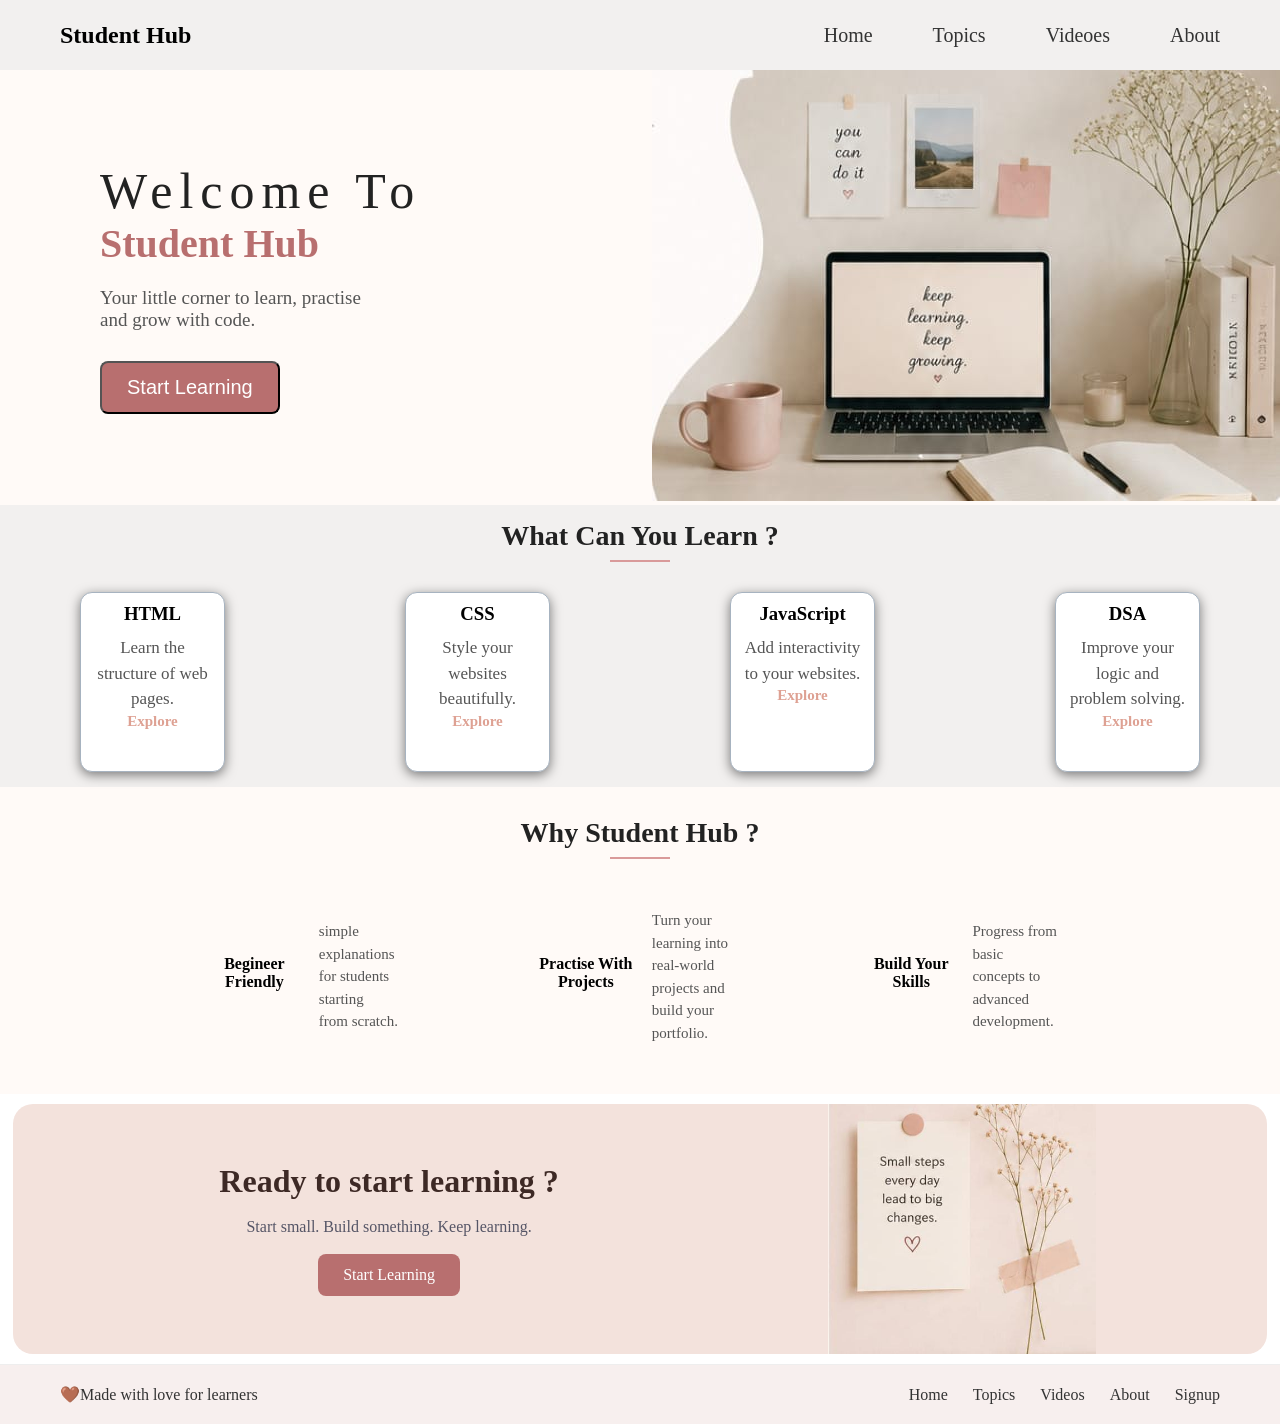
<file: index.html>
<!DOCTYPE html>
<html lang="en">
<head>
    <meta charset="UTF-8">
    <meta name="viewport" content="width=device-width, initial-scale=1.0">
    <title> Welcome to student Hub </title>
    <link rel="stylesheet" href="index.css">
</head>
<body>

    <!--NAVBAR-->
    <header>
        <nav class="navbar">
            <h2 class="logo">Student Hub</h2>
           
            <ul class="nav-links">
                <li><a href="#">Home</a></li>
                <li><a href="#">Topics</a></li>
                <li><a href="videoes.html">Videoes</a></li>
                <li><a href="signup.html">About</a></li>
            </ul>
        </nav>
    </header>

    <!--HERO SECTION-->
    <main>
      <section class="hero">
        <div class="hero-content">
            <p class="small-heading">Welcome To</p>
            <h1>
                Student Hub
            </h1>
            <p class="hero-description">
                Your little corner to learn, practise <br>
                and grow with code.
            </p>
            <button type="button" class="hero-button">Start Learning</button>
        </div>

        <div class="hero-image">
            <img src="hero image.jpeg" alt="students studying and coding">
        </div>
        </section>

        <!--What can you learn section-->

 <section class="learning-section">

            <h2>What Can You Learn ?</h2>

     <div class="learning-cards">

                <div class="learning-card">
                <h3>HTML</h3>
                <p>Learn the structure of web pages.</p>
                <a href="#">Explore</a>
                </div>

                <div class="learning-card">
                <h3>CSS</h3>
                <p>Style your websites beautifully.</p>
                <a href="#">Explore</a>
                </div>

                <div class="learning-card">
                <h3>JavaScript</h3>
                <p>Add interactivity to your websites.</p>
                <a href="#">Explore</a>
                </div>

                <div class="learning-card">
                <h3>DSA</h3>
                <p>Improve your logic and problem solving.</p>
                <a href="#">Explore</a>
                </div>

     </div>
 </section>

          <!--WHY STUDENT HUB SECTION-->
<section class="why-section">

            <h2>Why Student Hub ?</h2>

    <div class="why-cards">

                <div class="why-card">
                    <h3>Begineer Friendly</h3>
                    <p>simple explanations <br>for students starting <br> from scratch.</p>
                </div>
                
                <div class="why-card">
                    <h3>Practise With Projects</h3>
                    <p>Turn your learning into <br> real-world projects and <br> build your portfolio.</p>
                </div>

                <div class="why-card">
                    <h3>Build Your Skills</h3>
                    <p>Progress from basic <br> concepts to advanced <br> development.</p>
                </div>
    </div>
</section>

      <!--CALL TO ACTION-->
    <section class="cta-section">

        <div class="cta-content">
            <h2>Ready to start learning ?</h2>
            <p>Start small. Build something. Keep learning.</p>

            <a href="signup.html" class="cta-button">
                Start Learning
            </a>
       </div>

       <div class="cta-images">
            <img src="image1.jpeg"alt="flowers">
       </div>
       
    </section>

</main>

<!--FOOTER-->
<footer class="footer">
    
    <p> 🤎Made with love for learners </p>

    <div class="footer-links">
        
        <a href="#">Home</a>
        <a href="#">Topics</a>
        <a href="#">Videos</a>
        <a href="#">About</a>
        <a href="#">Signup</a>
        
    </div>

</footer>
    


</html>
</file>
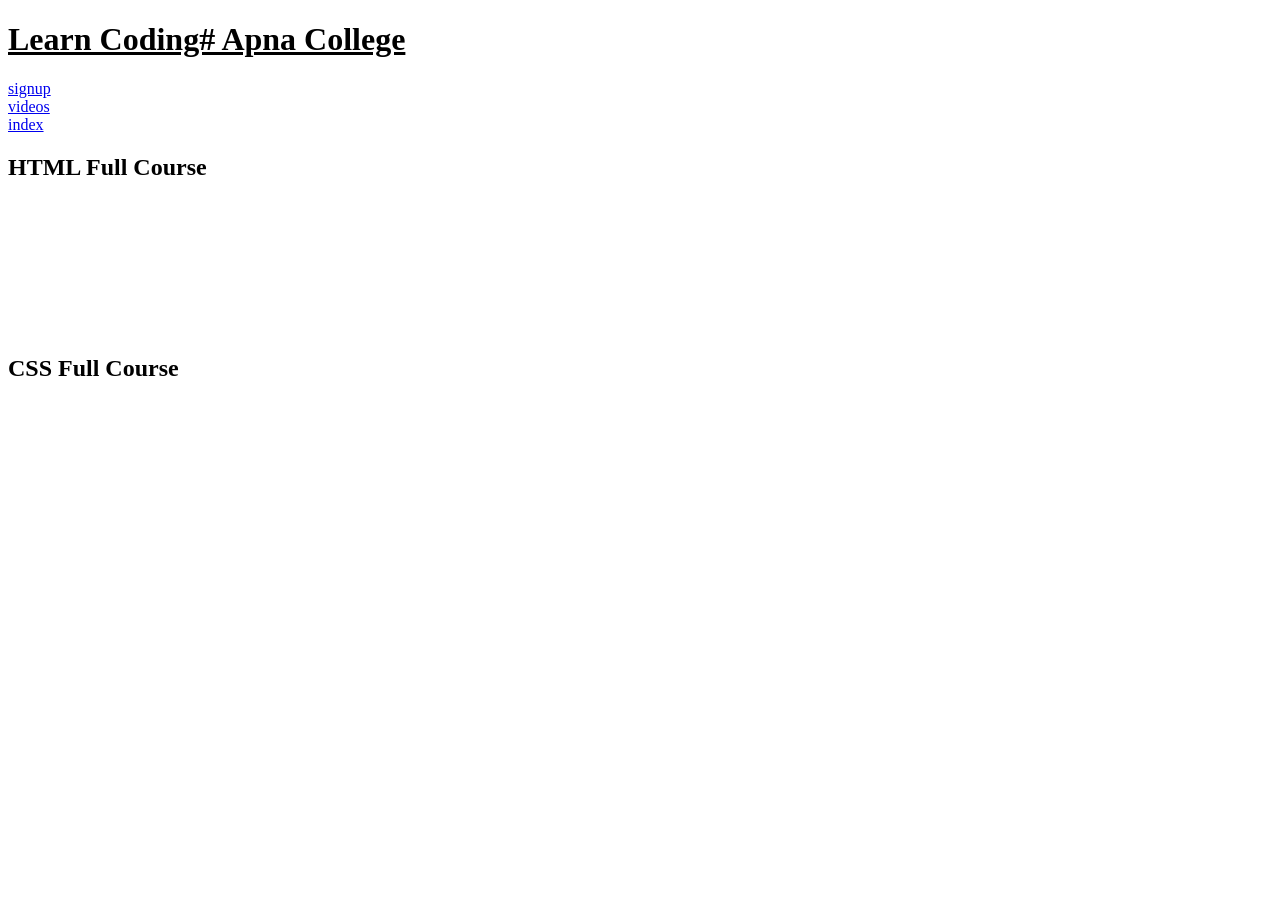
<file: videos.html>
<!DOCTYPE html>
<html lang="en">
<head>
    <meta charset="UTF-8">
    <meta name="viewport" content="width=device-width, initial-scale=1.0">
    <title>Videos</title>
</head>
<body>

    <h1><u>Learn Coding# Apna College </u></h1>

    <nav>
        <a href="signup.html">signup</a><br>
        <a href="videos.html">videos</a><br>
        <a href="index.html">index</a><br>
    </nav>
     <h2> HTML Full Course </h2>
     <iframe width="250" height="130" src="https://www.youtube.com/embed/HcOc7P5BMi4?si=lRQ8G0TknZMYROGh" title="YouTube video player" frameborder="0" allow="accelerometer; autoplay; clipboard-write; encrypted-media; gyroscope; picture-in-picture" allowfullscreen></iframe>

    <h2> CSS Full Course </h2>
    <iframe width="250" height="130" src="https://www.youtube.com/embed/ESnrn1kAD4E?si=06gdML3HPjQH-i1D" title="YouTube video player" frameborder="0" allow="accelerometer; autoplay; clipboard-write; encrypted-media; gyroscope; picture-in-picture" allowfullscreen></iframe>


    
</body>
</html>
</file>
<file: index.css>
* {
    margin: 0;
    padding: 0;
    box-sizing: border-box;
}
.navbar{
    height: 70px;
    display: flex;
    align-items: center;
    justify-content: space-between;
    padding: 0 60px;
    background-color: #F2F0EF;
}
.nav-links {
    display: flex;
    gap: 60px;
    list-style: none;
}
.nav-links a{
    text-decoration: none;
    color: #333;
    font-size: 20px;
}
.nav-links a:hover{
    color: #9b5b5b;
}
.hero {
    display: flex;
    align-items: center;
    justify-content: space-between;
    gap: 50px;
    max-width: 1550px;
    margin: auto;
    background-color: #fffaf7;
}
.small-heading{
    font-size: 50px;
    letter-spacing: 7px;
    margin-left: 100px;
    color: #222;
}
.hero-content h1{
    font-family: Georgia, serif;
    font-size: 40px;
    color: #b86f6f;
    margin-bottom: 20px;
    margin-left: 100px;
}
.hero-description {
    font-size: 19px;
    color: #555;
    margin-bottom: 30px;
    margin-left: 100px;
}
.hero-button{
    display: inline-block;
    padding: 13px 25px;
    color: white;
    border-radius: 8px;
    background-color: #b86f6f;
    font-size: 20px;
    margin-left: 100px;
}
.hero-button:hover{
    background-color: #9f5c5c;
}

/* WHAT YOU CAN LEARN */
.learning-section {
    padding: 15px 80px;
    text-align: center;
    background-color: #F2F0EF;
}
.learning-section h2{
    font-family: Georgia, Serif;
    font-size: 28px;
    color: #222;
    margin-bottom: 30px;
}
.learning-section h2::after{
    content: " ";
    display: block;
    width: 60px;
    height: 2px;
    background-color: #d99a9a;
    margin: 8px auto 0;
}
    
.learning-cards{
    display: flex;
    justify-content: center;
    gap: 180px;
}
.learning-card{
    width: 180px;
    min-height: 180px;
    padding: 10px;
    border: 1px solid #A7B3C0;
    border-radius: 12px;
    background-color: #fff;
    box-shadow: 0 3px 12px rgba(0, 0, 0, 0.5);
}
.learning-card p{
    font-size: 17px;
    line-height: 1.5;
    color: #555;
}
.learning-card h3{
    font-family: Georgia, serif;
    margin-bottom: 10px;
}
.learning-card a{
    color: #dea193;
    text-decoration: none;
    font-size: 15px;
    font-weight: bold; 
}
/* WHY STUDENT HUB */
.why-section{
    padding: 30px 80px;
    text-align: center;
    background-color: #fffaf7;
}
.why-section h2{
    font-family: Georgia, serif;
    font-size: 28px;
    color: #222;
    margin-bottom: 30px;
}
.why-section h2::after{
    content: " ";
    display: block;
    width: 60px;
    height: 2px;
    margin: 8px auto 0;
    background-color: #d99a9a;
}
.why-cards{
    display: flex;
    justify-content: center;
    gap: 80px;
}
.why-card{
    display: flex;
    align-items: center;
    gap: 15px;
    width: 250px;
    padding: 20px;
    border-radius: 15px;
}
.why-card h3{
    font-family: Georgia, serif;
    font-size: 16px;
    margin: 0 0 8px;
}
.why-card p{
    color: #555;
    font-size: 15px;
    line-height: 1.5;
    text-align: left;
}
/* CTA SECTION */
.cta-section{
    width: 98%;
    background-color: #f3e2dc;
    border-radius: 20px;
    margin: 10px auto;
    height: 250px;
    display: flex;
    align-items: center;
    justify-content: space-between;
    overflow: hidden;
}
.cta-content h2{
    font-family: Georgia, serif;
    font-size: 32px;
    color: #3d2925;
    margin-bottom: 18px;
}
.cta-content p{
    font-size: 16px;
    color: #556;
    margin-bottom: 18px;
}
.cta-button{
    display: inline-block;
    background-color: #b86f6f;
    color: white;
    padding: 12px 25px;
    border-radius: 8px;
    text-decoration: none;
    font-size: 16px;
}
.cta-button:hover{
    background-color: #9f5c5c;
}
.cta-images{
    display: flex;
    justify-content: flex-start;
    align-items: flex-end;
    width: 35%;
    height: 100%;
}
.cta-images img{
    width: auto;
    max-height: 275px;
    object-fit: contain;
}
.cta-content{
    width: 60%;
    text-align: center;
}

/* FOOTER */
.footer{
    display: flex;
    align-items: center;
    justify-content: space-between;
    padding: 20px 60px;
    border-top: 1px solid #eee;
    font-size: 16px;
    background-color: #f7efee;
}
.footer p{
    color: #333;
}
.footer-links {
    display: flex;
    gap: 25px;
}
.footer-links a{
    text-decoration: none;
    color: #333;
}
</file>
